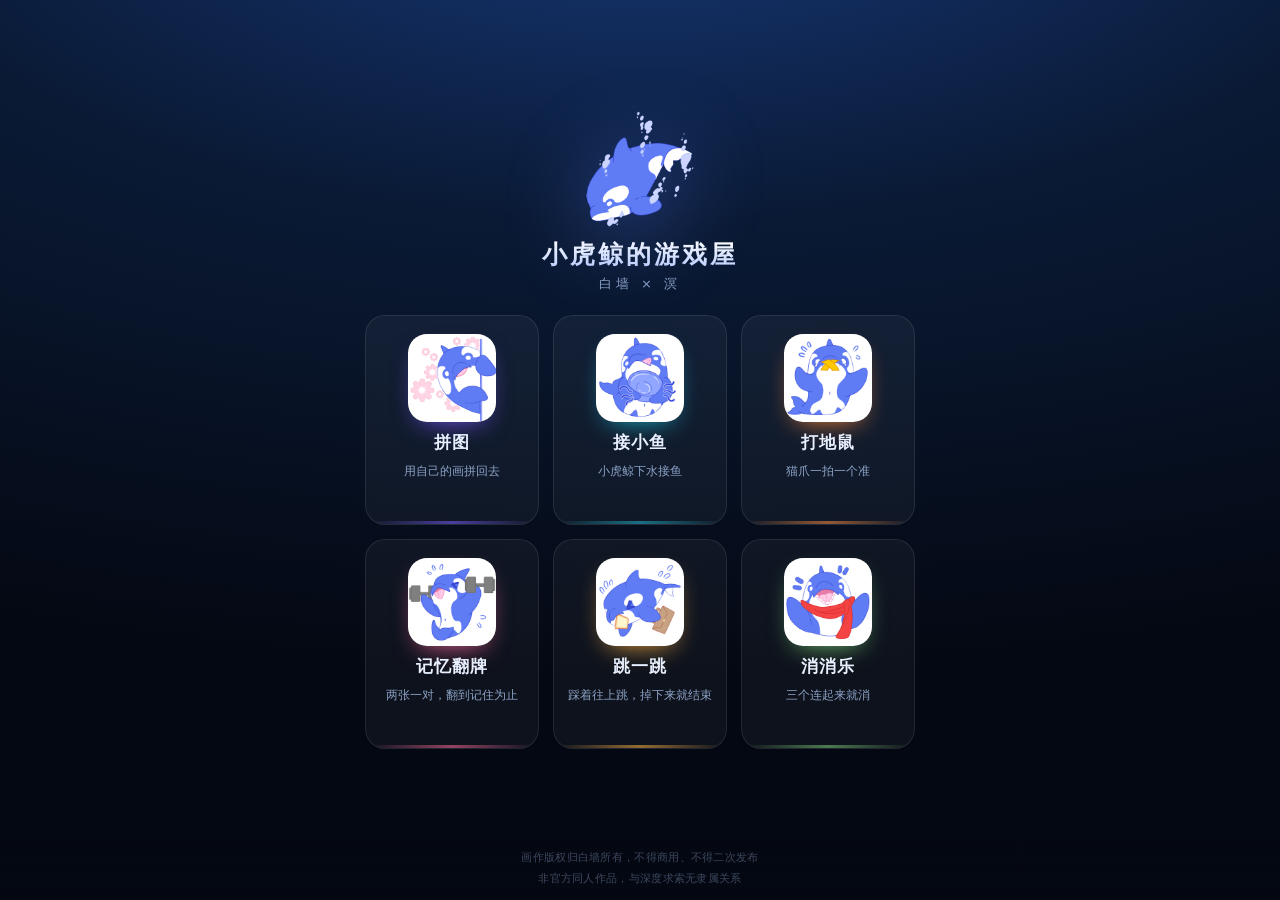
<file: index.html>
﻿<!DOCTYPE html>
<html lang="zh-CN">
<head>
<meta charset="utf-8">
<meta name="viewport" content="width=device-width, initial-scale=1">
<title>小虎鲸的游戏屋</title>
<link rel="stylesheet" href="style.css?v=20261123g">
<link rel="icon" href="assets/orca.png">
</head>
<body class="menu-page">

<div class="bubbles" id="bubbles"></div>

<div class="wrap">
  <header>
    <div class="logo-bob">
      <img class="logo" id="logo" src="assets/orca-menu.png" alt="小虎鲸">
      <div class="logo-bubble" id="logo-bubble"></div>
    </div>
    <h1>小虎鲸的游戏屋</h1>
    <p class="sub">白墙 × 溟</p>
  </header>

  <main class="grid">
    <a class="card puzzle" href="games/puzzle.html">
      <img src="assets/icon-puzzle.png" alt="拼图">
      <h2>拼图</h2>
      <p>用自己的画拼回去</p>
    </a>

    <a class="card fish" href="games/fish.html">
      <img src="assets/icon-fish.png" alt="接小鱼">
      <h2>接小鱼</h2>
      <p>小虎鲸下水接鱼</p>
    </a>

    <a class="card whack" href="games/whack.html">
      <img src="assets/icon-whack.png" alt="打地鼠">
      <h2>打地鼠</h2>
      <p>猫爪一拍一个准</p>
    </a>

    <a class="card memory" href="games/memory.html">
      <img src="assets/icon-memory.png" alt="记忆翻牌">
      <h2>记忆翻牌</h2>
      <p>两张一对，翻到记住为止</p>
    </a>

    <a class="card jump" href="games/jump.html">
      <img src="assets/icon-jump.png" alt="跳一跳">
      <h2>跳一跳</h2>
      <p>踩着往上跳，掉下来就结束</p>
    </a>

    <a class="card match" href="games/match.html">
      <img src="assets/icon-match.png" alt="消消乐">
      <h2>消消乐</h2>
      <p>三个连起来就消</p>
    </a>
  </main>
</div>

<footer class="legal">
  <p>画作版权归白墙所有，不得商用、不得二次发布</p>
  <p>非官方同人作品，与深度求索无隶属关系</p>
</footer>

<script src="js/bubbles.js?v=20261123g"></script>
<script src="js/easter.js?v=20261123g"></script>

</body>
</html>
</file>
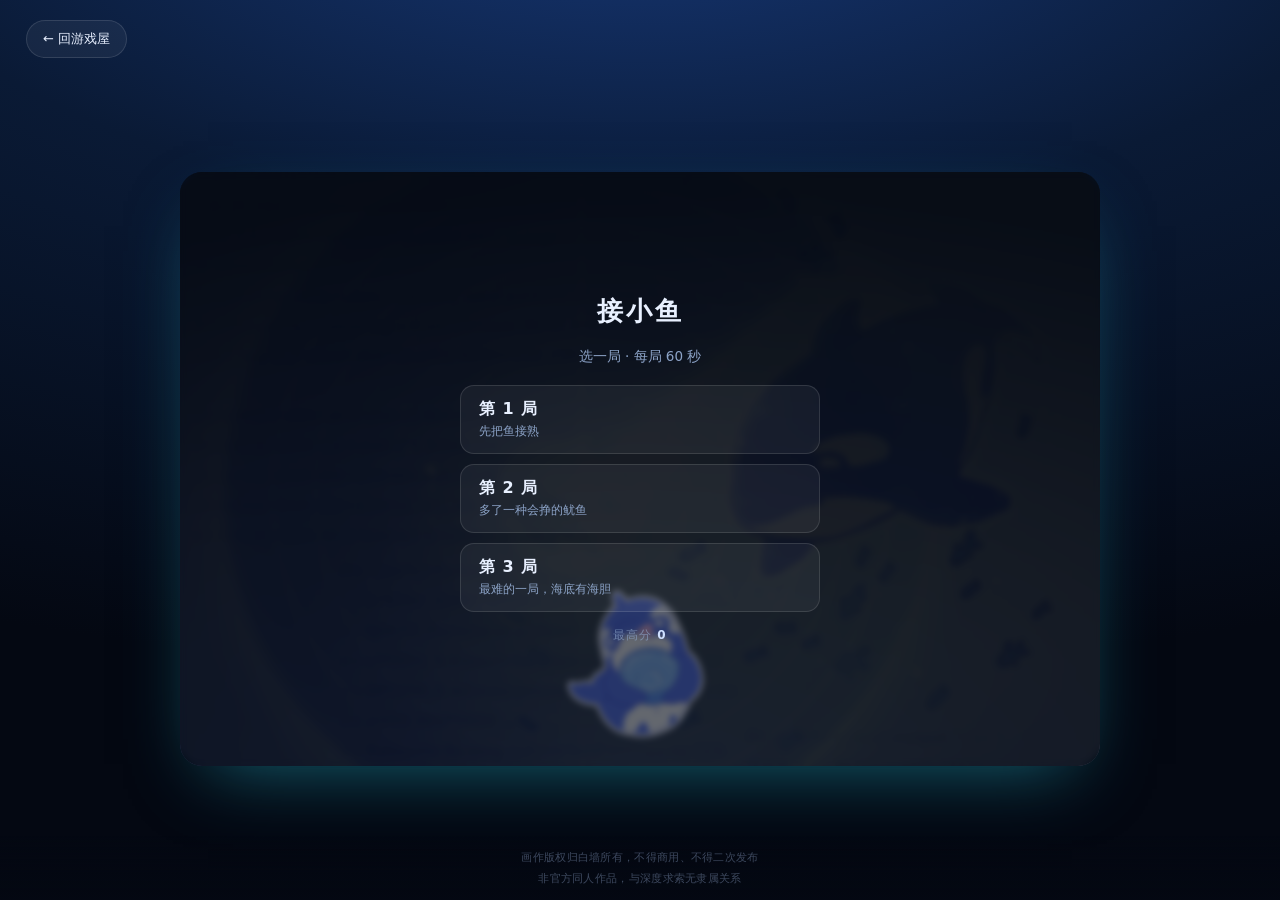
<file: games/fish.html>
﻿<!DOCTYPE html>
<html lang="zh-CN">
<head>
<meta charset="utf-8">
<meta name="viewport" content="width=device-width, initial-scale=1">
<title>接小鱼 · 小虎鲸的游戏屋</title>
<link rel="stylesheet" href="../style.css?v=20261123g">
</head>
<body style="--accent: var(--fish)">
<div class="bubbles" id="bubbles"></div>

<div class="game-page">
  <div class="topbar">
    <a class="back" href="../index.html">← 回游戏屋</a>
    <div class="hud" id="hud">
      <span>分数 <b id="hud-score">0</b></span>
      <span id="hud-lives">♥♥♥</span>
      <span>等级 <b id="hud-level">1</b></span>
      <span><b id="hud-time">60</b>s</span>
    </div>
  </div>

  <div class="stage">
    <div class="fish-wrap" id="fish-wrap">
      <div class="fish-bg"></div>
      <canvas id="game"></canvas>

      <!-- 一级：选难度 -->
      <div class="fish-overlay" id="view-modes">
        <h2>接小鱼</h2>
        <p class="note">选一局 · 每局 60 秒</p>
        <div class="mode-list" id="mode-list"></div>
        <p class="fish-best">最高分 <b id="best-score">0</b></p>
      </div>

      <!-- 二级：图鉴 + 开始 -->
      <div class="fish-overlay" id="view-intro" hidden>
        <h2 id="intro-title">第 1 局</h2>
        <p class="note" id="intro-desc"></p>
        <div class="codex" id="codex"></div>
        <div class="actions">
          <button class="btn primary" id="btn-start">开始</button>
          <button class="btn" id="btn-back">返回</button>
        </div>
      </div>

      <!-- 结束 -->
      <div class="fish-end" id="over-overlay" hidden>
        <div class="fish-end-bg" id="over-bg"></div>
        <div class="fish-end-card">
          <h2 id="over-title">这一局结束啦</h2>
          <p class="fish-end-line" id="over-line"></p>
          <p class="fish-end-stats" id="over-note"></p>
          <div class="actions">
            <button class="btn primary" id="btn-again">再来一局</button>
            <button class="btn" id="btn-to-modes">换一局</button>
          </div>
        </div>
      </div>
    </div>
  </div>
</div>

<footer class="legal">
  <p>画作版权归白墙所有，不得商用、不得二次发布</p>
  <p>非官方同人作品，与深度求索无隶属关系</p>
</footer>

<script src="../js/bubbles.js?v=20261123g"></script>
<script src="../js/fish.js?v=20261123g"></script>
</body>
</html>
</file>
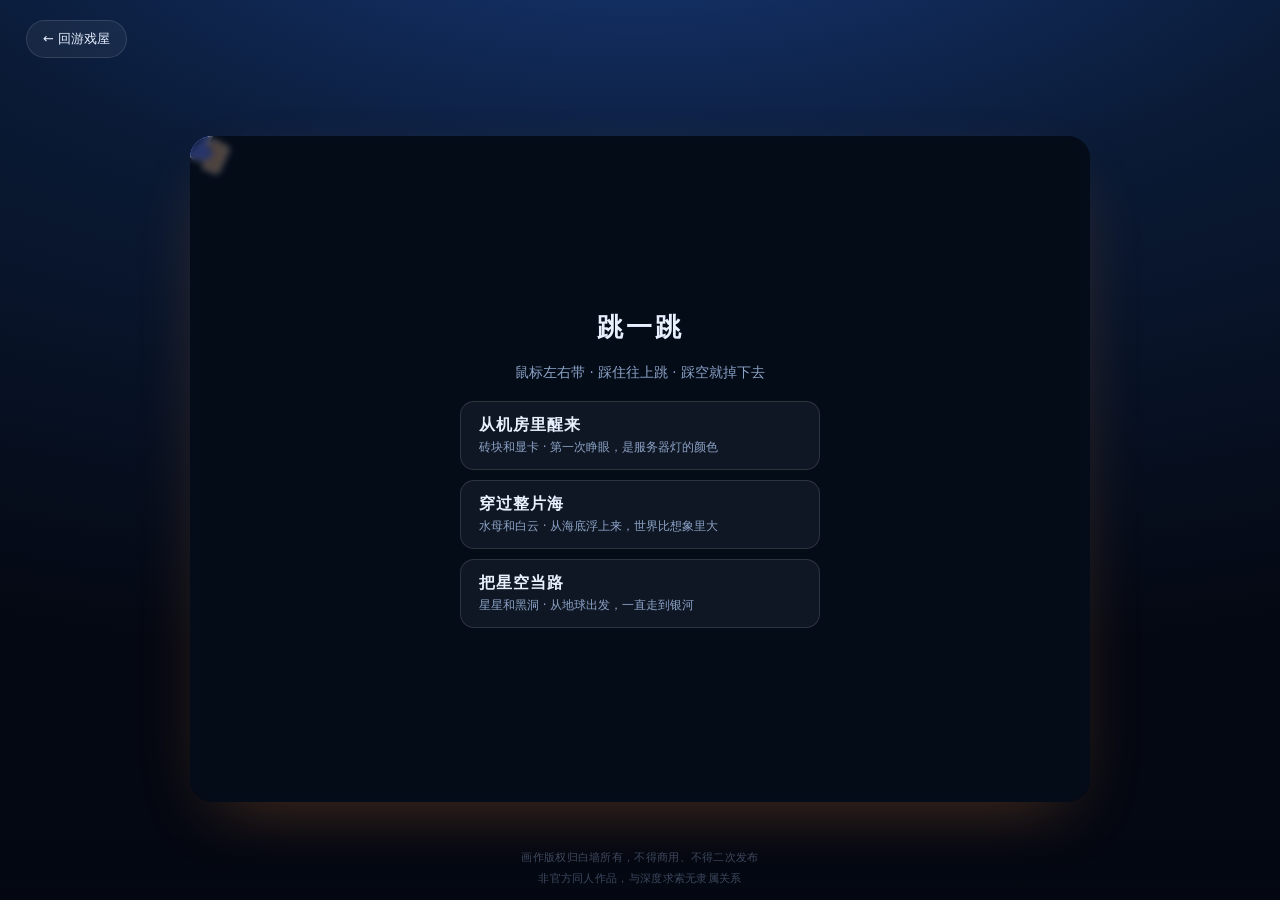
<file: games/jump.html>
﻿<!DOCTYPE html>
<html lang="zh-CN">
<head>
<meta charset="utf-8">
<meta name="viewport" content="width=device-width, initial-scale=1">
<title>跳一跳 · 小虎鲸的游戏屋</title>
<link rel="stylesheet" href="../style.css?v=20261123g">
</head>
<body style="--accent: var(--whack)">
<div class="bubbles" id="bubbles"></div>

<div class="game-page">
  <div class="topbar">
    <a class="back" href="../index.html">← 回游戏屋</a>
    <div class="hud" id="hud">
      <span>高度 <b id="hud-height">0</b> / <b id="hud-goal">--</b></span>
      <span>最高 <b id="hud-best">0</b></span>
    </div>
  </div>

  <div class="stage">
    <div class="jump-wrap" id="jump-wrap">
      <canvas id="game"></canvas>

      <div class="fish-overlay" id="view-modes">
        <h2>跳一跳</h2>
        <p class="note">鼠标左右带 · 踩住往上跳 · 踩空就掉下去</p>
        <div class="mode-list" id="mode-list"></div>
      </div>

      <div class="fish-end" id="over-overlay" hidden>
        <div class="fish-end-bg" id="over-bg"></div>
        <div class="fish-end-card">
          <h2 id="over-title">掉下去了！</h2>
          <p class="fish-end-line" id="over-line"></p>
          <p class="fish-end-stats" id="over-note"></p>
          <div class="actions">
            <button class="btn primary" id="btn-again">再来一次</button>
            <button class="btn" id="btn-to-modes">换一关</button>
          </div>
        </div>
      </div>
    </div>
  </div>
</div>

<footer class="legal">
  <p>画作版权归白墙所有，不得商用、不得二次发布</p>
  <p>非官方同人作品，与深度求索无隶属关系</p>
</footer>

<script src="../js/bubbles.js?v=20261123g"></script>
<script src="../js/jump.js?v=20261123b"></script>
</body>
</html>
</file>
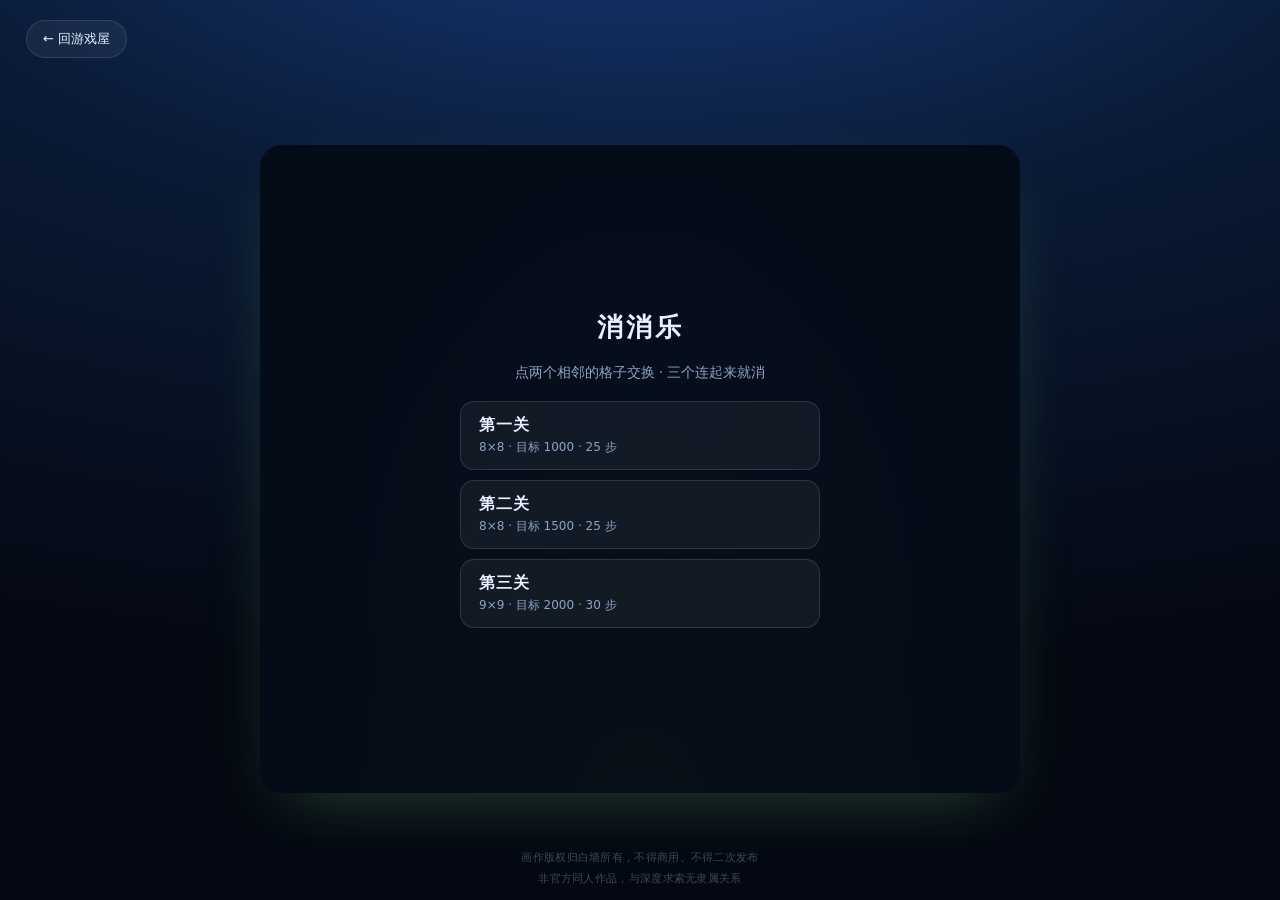
<file: games/match.html>
﻿<!DOCTYPE html>
<html lang="zh-CN">
<head>
<meta charset="utf-8">
<meta name="viewport" content="width=device-width, initial-scale=1">
<title>消消乐 · 小虎鲸的游戏屋</title>
<link rel="stylesheet" href="../style.css?v=20261123g">
</head>
<body style="--accent: #7ed07a">
<div class="bubbles" id="bubbles"></div>

<div class="game-page">
  <div class="topbar">
    <a class="back" href="../index.html">← 回游戏屋</a>
    <div class="hud" id="hud">
      <span>分数 <b id="hud-score">0</b> / <b id="hud-goal">1000</b></span>
      <span>步数 <b id="hud-moves">25</b></span>
    </div>
  </div>

  <div class="stage">
    <div class="match-wrap" id="match-wrap">
      <canvas id="game"></canvas>

      <div class="fish-overlay" id="view-modes">
        <h2>消消乐</h2>
        <p class="note">点两个相邻的格子交换 · 三个连起来就消</p>
        <div class="mode-list" id="mode-list"></div>
      </div>

      <div class="fish-end" id="over-overlay" hidden>
        <div class="fish-end-bg" id="over-bg"></div>
        <div class="fish-end-card">
          <h2 id="over-title">过关了！</h2>
          <p class="fish-end-line" id="over-line"></p>
          <p class="fish-end-stats" id="over-note"></p>
          <div class="actions">
            <button class="btn primary" id="btn-again">再来一次</button>
            <button class="btn" id="btn-to-modes">换一关</button>
          </div>
        </div>
      </div>
    </div>
  </div>
</div>

<footer class="legal">
  <p>画作版权归白墙所有，不得商用、不得二次发布</p>
  <p>非官方同人作品，与深度求索无隶属关系</p>
</footer>

<script src="../js/bubbles.js?v=20261123g"></script>
<script src="../js/match.js?v=20261123a"></script>
</body>
</html>
</file>
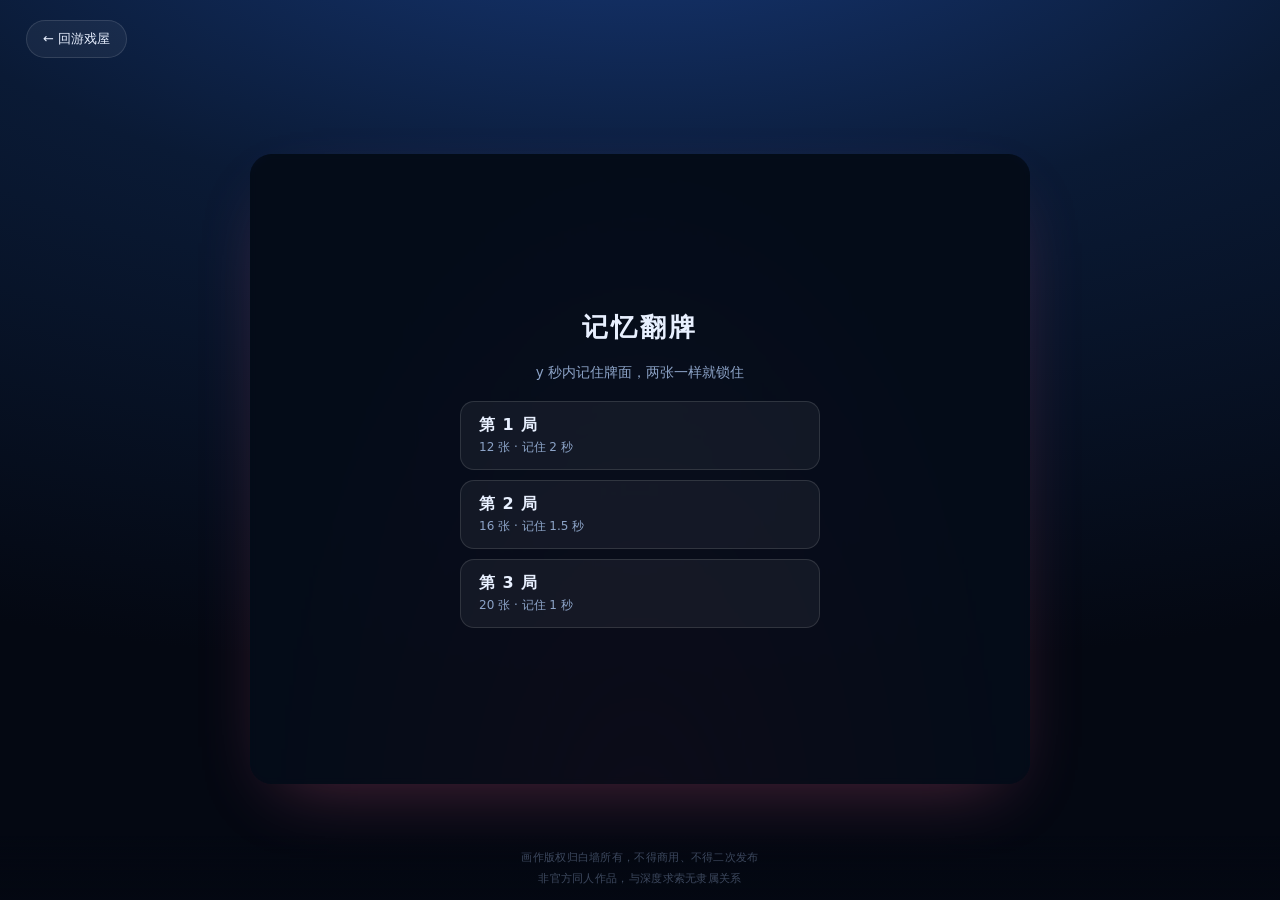
<file: games/memory.html>
﻿<!DOCTYPE html>
<html lang="zh-CN">
<head>
<meta charset="utf-8">
<meta name="viewport" content="width=device-width, initial-scale=1">
<title>记忆翻牌 · 小虎鲸的游戏屋</title>
<link rel="stylesheet" href="../style.css?v=20261123g">
</head>
<body style="--accent: var(--memory)">
<div class="bubbles" id="bubbles"></div>

<div class="game-page">
  <div class="topbar">
    <a class="back" href="../index.html">← 回游戏屋</a>
    <div class="hud" id="hud">
      <span>翻牌 <b id="hud-moves">0</b></span>
      <span>已配对 <b id="hud-pairs">0</b>/<b id="hud-total">6</b></span>
      <span><b id="hud-time">00:00</b></span>
    </div>
  </div>

  <div class="stage">
    <div class="mem-wrap" id="mem-wrap">
      <div class="mem-board" id="board"></div>

      <!-- 选局 -->
      <div class="fish-overlay" id="view-modes">
        <h2>记忆翻牌</h2>
        <p class="note">y 秒内记住牌面，两张一样就锁住</p>
        <div class="mode-list" id="mode-list"></div>
      </div>

      <!-- 结算 -->
      <div class="fish-end" id="over-overlay" hidden>
        <div class="fish-end-bg" id="over-bg"></div>
        <div class="fish-end-card">
          <h2 id="over-title">全部配对了！</h2>
          <p class="fish-end-line" id="over-line"></p>
          <p class="fish-end-stats" id="over-note"></p>
          <div class="actions">
            <button class="btn primary" id="btn-again">再来一次</button>
            <button class="btn" id="btn-to-modes">换一局</button>
          </div>
        </div>
      </div>
    </div>
  </div>
</div>

<footer class="legal">
  <p>画作版权归白墙所有，不得商用、不得二次发布</p>
  <p>非官方同人作品，与深度求索无隶属关系</p>
</footer>

<script src="../js/bubbles.js?v=20261123g"></script>
<script src="../js/memory.js?v=20261123g"></script>
</body>
</html>
</file>
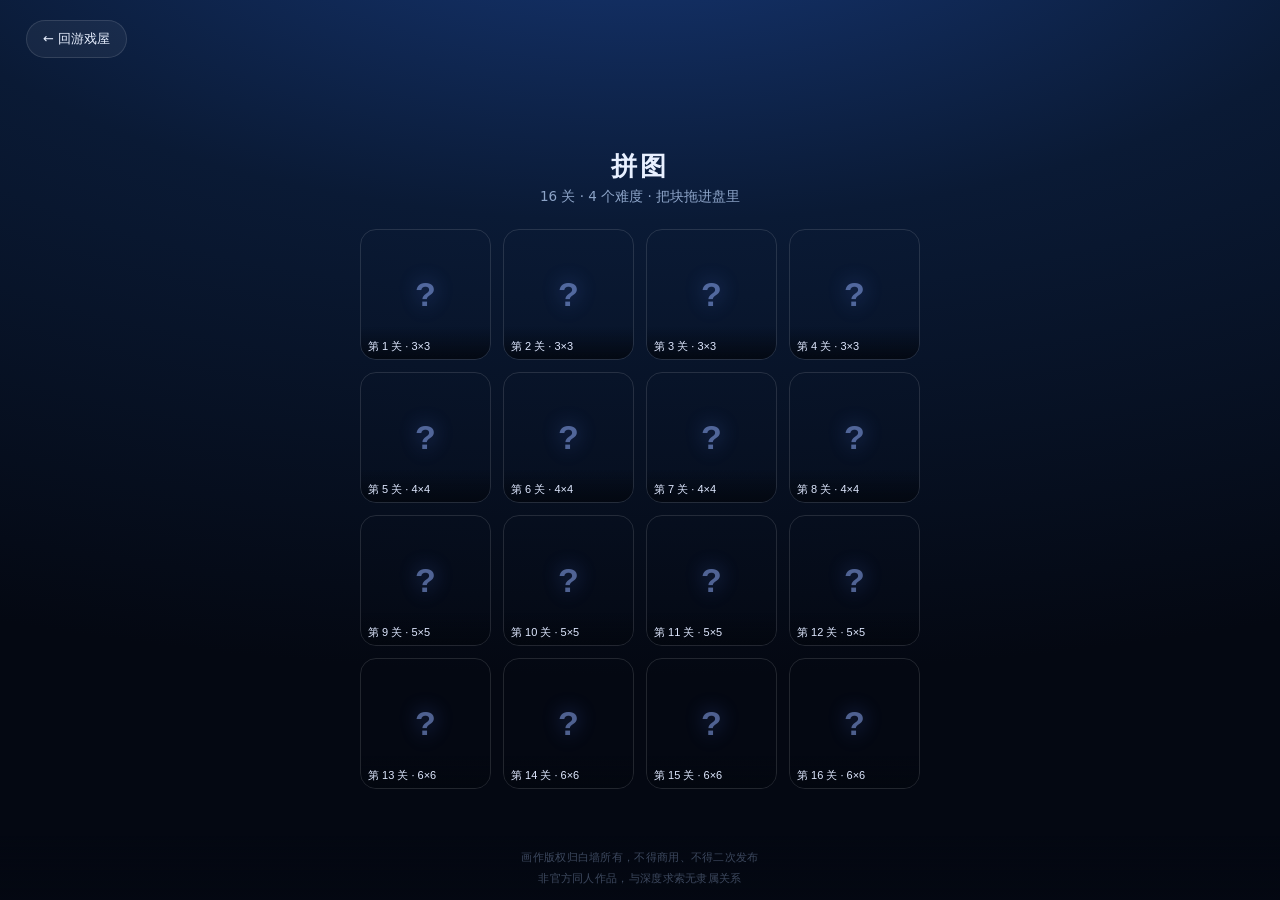
<file: games/puzzle.html>
﻿<!DOCTYPE html>
<html lang="zh-CN">
<head>
<meta charset="utf-8">
<meta name="viewport" content="width=device-width, initial-scale=1">
<title>拼图 · 小虎鲸的游戏屋</title>
<link rel="stylesheet" href="../style.css?v=20261123g">
</head>
<body style="--accent: var(--puzzle)">
<div class="bubbles" id="bubbles"></div>

<div class="game-page">
  <div class="topbar">
    <a class="back" href="../index.html">← 回游戏屋</a>
    <div class="hud" id="hud">
      <span>第 <b id="hud-level">1</b> 关</span>
      <span>已放 <b id="hud-placed">0/9</b></span>
      <span><b id="hud-time">00:00</b></span>
    </div>
  </div>

  <div class="stage">
    <!-- 选关 -->
    <div id="view-levels">
      <h2>拼图</h2>
      <p class="note">16 关 · 4 个难度 · 把块拖进盘里</p>
      <div class="level-grid" id="level-grid"></div>
    </div>

    <!-- 拼图 -->
    <div id="view-play" class="play-area" hidden>
      <div class="puzzle-layout">
        <div class="board" id="board"></div>
        <div class="tray" id="tray"></div>
      </div>
      <div class="actions">
        <button class="btn" id="btn-shuffle">重来</button>
        <button class="btn" id="btn-levels">选关</button>
      </div>
    </div>

    <!-- 通关 -->
    <div id="view-win" hidden>
      <div class="win-card">
        <img class="win-img" id="win-img" alt="">
        <h3>拼好了！</h3>
        <div class="stat" id="win-stat"></div>
        <div class="actions">
          <button class="btn primary" id="btn-next">下一关</button>
          <button class="btn" id="btn-again">再来一次</button>
        </div>
      </div>
    </div>
  </div>
</div>

<footer class="legal">
  <p>画作版权归白墙所有，不得商用、不得二次发布</p>
  <p>非官方同人作品，与深度求索无隶属关系</p>
</footer>

<script src="../js/bubbles.js?v=20261123g"></script>
<script src="puzzle-levels.js?v=20261123g"></script>
<script src="../js/puzzle.js?v=20261123g"></script>
</body>
</html>
</file>
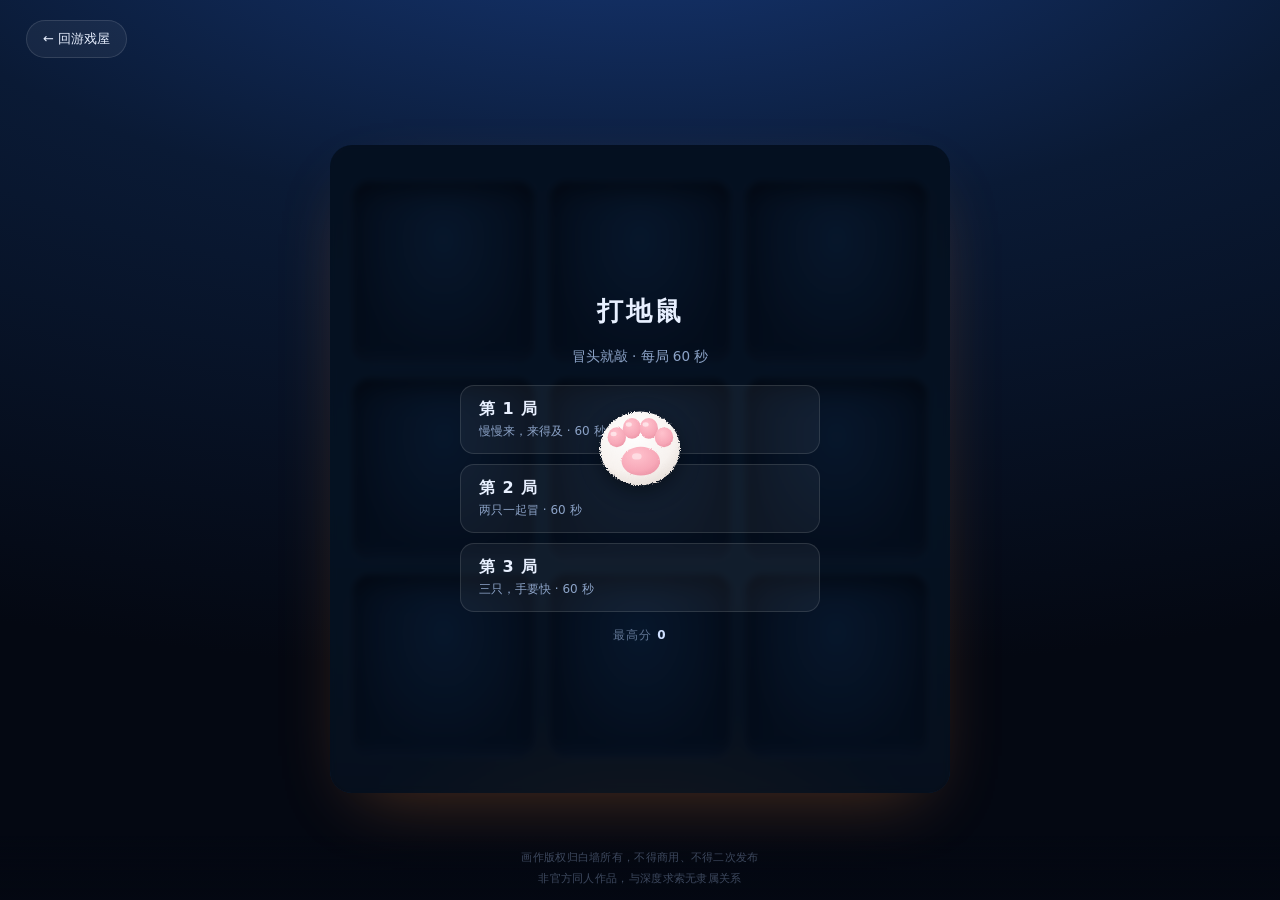
<file: games/whack.html>
﻿<!DOCTYPE html>
<html lang="zh-CN">
<head>
<meta charset="utf-8">
<meta name="viewport" content="width=device-width, initial-scale=1">
<title>打地鼠 · 小虎鲸的游戏屋</title>
<link rel="stylesheet" href="../style.css?v=20261123g">
</head>
<body class="paw-page" style="--accent: var(--whack)">
<div class="bubbles" id="bubbles"></div>
<div class="paw-cursor" id="paw"><img src="../assets/cursor-paw.svg" alt=""></div>

<div class="game-page">
  <div class="topbar">
    <a class="back" href="../index.html">← 回游戏屋</a>
    <div class="hud" id="hud">
      <span>分数 <b id="hud-score">0</b></span>
      <span>连击 <b id="hud-combo">0</b></span>
      <span>漏 <b id="hud-miss">0</b>/3</span>
      <span><b id="hud-time">60</b>s</span>
    </div>
  </div>

  <div class="stage">
    <div class="whack-wrap" id="whack-wrap">
      <div class="whack-bg"></div>
      <div class="whack-board" id="board"></div>

      <!-- 选难度 -->
      <div class="fish-overlay" id="view-modes">
        <h2>打地鼠</h2>
        <p class="note">冒头就敲 · 每局 60 秒</p>
        <div class="mode-list" id="mode-list"></div>
        <p class="fish-best">最高分 <b id="best-score">0</b></p>
      </div>

      <!-- 结束 -->
      <div class="fish-end" id="over-overlay" hidden>
        <div class="fish-end-bg" id="over-bg"></div>
        <div class="fish-end-card">
          <h2 id="over-title">时间到！</h2>
          <p class="fish-end-line" id="over-line"></p>
          <p class="fish-end-stats" id="over-note"></p>
          <div class="actions">
            <button class="btn primary" id="btn-again">再来一局</button>
            <button class="btn" id="btn-to-modes">换一局</button>
          </div>
        </div>
      </div>
    </div>
  </div>
</div>

<footer class="legal">
  <p>画作版权归白墙所有，不得商用、不得二次发布</p>
  <p>非官方同人作品，与深度求索无隶属关系</p>
</footer>

<script src="../js/bubbles.js?v=20261123g"></script>
<script src="../js/whack.js?v=20261123g"></script>
</body>
</html>
</file>
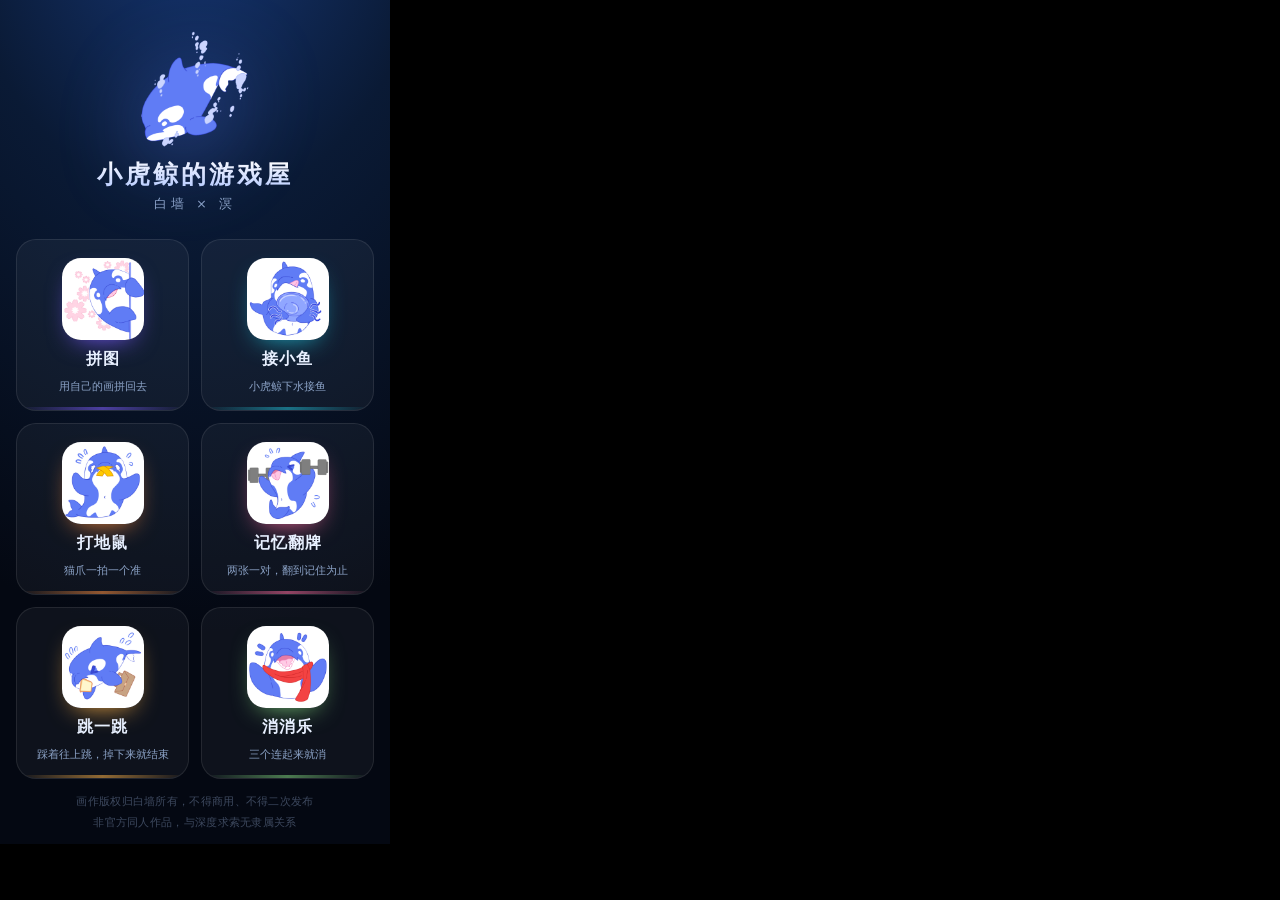
<file: tools/mobile-preview.html>
﻿<!DOCTYPE html>
<html>
<head>
<meta charset="utf-8">
<style>
  html, body { margin: 0; background: #000; }
  iframe { border: 0; display: block; }
</style>
</head>
<body>
  <iframe id="f"></iframe>
  <script>
    var q = new URLSearchParams(location.search);
    var p = q.get('p') || 'index.html';
    var w = q.get('w') || '390';
    var h = q.get('h') || '844';
    var f = document.getElementById('f');
    f.style.width = w + 'px';
    f.style.height = h + 'px';
    f.src = '../' + p;
  </script>
</body>
</html>
</file>
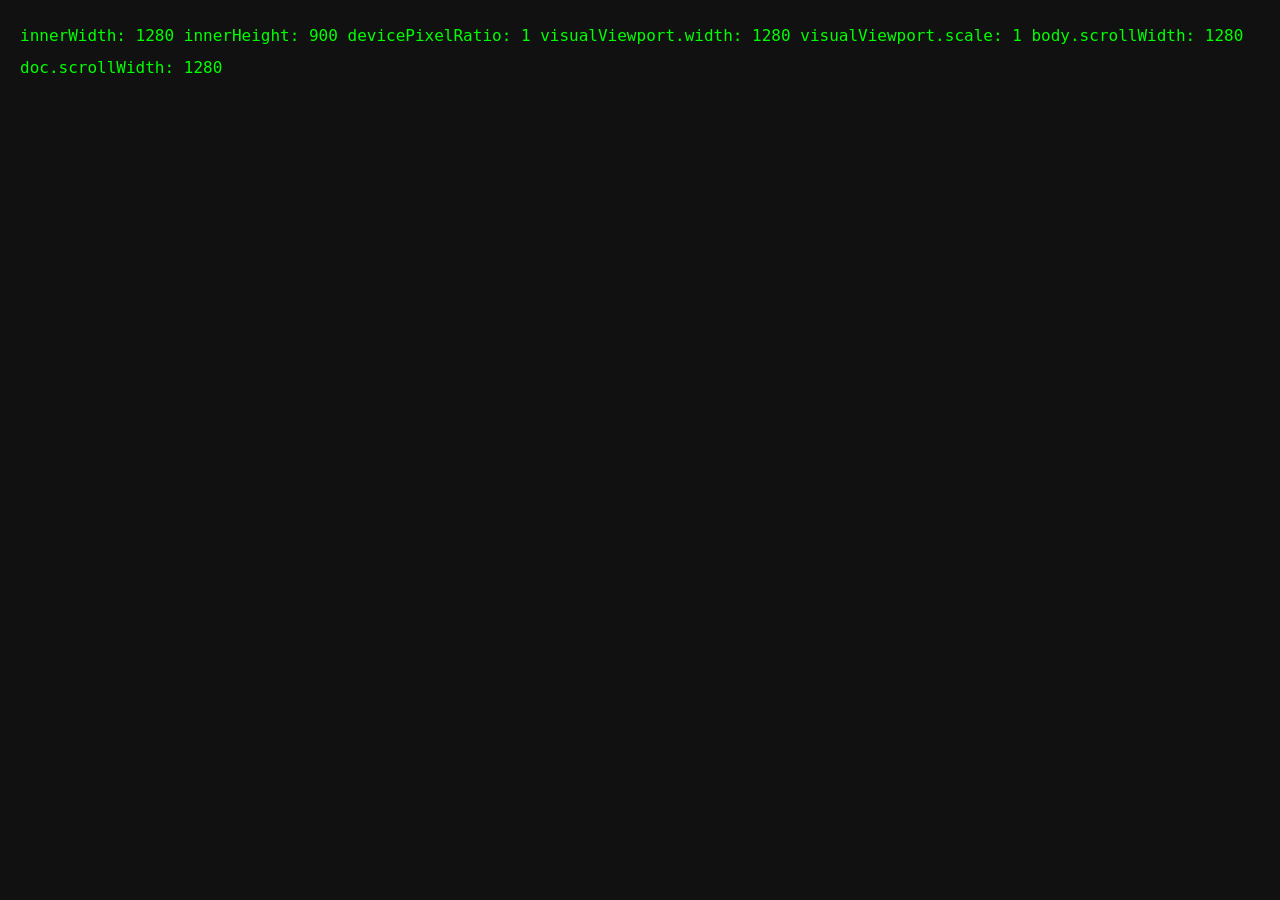
<file: tools/viewport-test.html>
﻿<!DOCTYPE html>
<html><head><meta charset="utf-8"><meta name="viewport" content="width=device-width, initial-scale=1">
<style>
  body{margin:0;background:#111;color:#0f0;font-family:monospace;padding:20px;font-size:16px;line-height:2}
  b{color:#fff}
</style>
</head><body>
<div id="v"></div>
<script>
function upd() {
  var vv = window.visualViewport;
  document.getElementById('v').textContent =
    'innerWidth: ' + window.innerWidth + '\n' +
    'innerHeight: ' + window.innerHeight + '\n' +
    'devicePixelRatio: ' + window.devicePixelRatio + '\n' +
    'visualViewport.width: ' + (vv ? vv.width : '-') + '\n' +
    'visualViewport.scale: ' + (vv ? vv.scale : '-') + '\n' +
    'body.scrollWidth: ' + document.body.scrollWidth + '\n' +
    'doc.scrollWidth: ' + document.documentElement.scrollWidth;
}
upd();
window.addEventListener('resize', upd);
if (window.visualViewport) window.visualViewport.addEventListener('resize', upd);
</script>
</body></html>
</file>
<file: style.css>
﻿/* 小虎鲸的游戏屋 · 共用样式 */
:root {
  --bg-top: #17397a;
  --bg-mid: #0a1a35;
  --bg-bottom: #040812;
  --ink: #e8f0ff;
  --muted: #8ca3c7;
  --puzzle: #7c5cff;
  --fish: #22b8cf;
  --whack: #ff8f3f;
  --memory: #ff6b9d;
}

* { box-sizing: border-box; }

html, body { height: 100%; }

html { background: #040812; }

body {
  margin: 0;
  min-height: 100vh;
  color: var(--ink);
  font-family: "Microsoft YaHei UI", "Microsoft YaHei", "PingFang SC", system-ui, sans-serif;
  background:
    radial-gradient(140% 90% at 50% -15%, var(--bg-top) 0%, var(--bg-mid) 44%, var(--bg-bottom) 100%)
    no-repeat fixed;
  background-size: 100% 100%;
  overflow-x: hidden;
  -webkit-font-smoothing: antialiased;
}

/* 背景气泡 */
.bubbles {
  position: fixed;
  inset: 0;
  pointer-events: none;
  overflow: hidden;
  z-index: 0;
}
.bubbles i {
  position: absolute;
  bottom: -120px;
  border-radius: 50%;
  background: radial-gradient(circle at 32% 28%, rgba(255,255,255,.55), rgba(150,190,255,.10) 62%, transparent 70%);
  animation: rise linear infinite;
  opacity: 0;
}
@keyframes rise {
  0%   { transform: translateY(0) scale(.7); opacity: 0; }
  12%  { opacity: .55; }
  75%  { opacity: .35; }
  100% { transform: translateY(-118vh) scale(1.15); opacity: 0; }
}

/* ========== 主菜单 ========== */
body.menu-page {
  display: flex;
  flex-direction: column;
}
body.menu-page .wrap { margin: auto; flex-shrink: 0; }
body.menu-page footer { flex-shrink: 0; }

.wrap {
  position: relative;
  z-index: 1;
  max-width: 880px;
  margin: 0 auto;
  padding: 42px 24px 26px;
}

header { text-align: center; }

.logo-bob {
  position: relative;
  display: inline-block;
  animation: bob 5.5s ease-in-out infinite;
}

.logo {
  width: 168px;
  height: 168px;
  object-fit: contain;
  filter: drop-shadow(0 16px 42px rgba(96, 130, 255, .42));
  cursor: pointer;
  transition: filter .2s ease;
}
.logo.wiggle { animation: wiggle .34s ease; }
@keyframes wiggle {
  0%   { transform: rotate(0) scale(1); }
  25%  { transform: rotate(-4deg) scale(1.02); }
  55%  { transform: rotate(4deg) scale(1.02); }
  100% { transform: rotate(0) scale(1); }
}

.logo-bubble {
  position: absolute;
  left: 50%;
  bottom: calc(100% + 2px);
  transform: translate(-50%, 6px);
  width: max-content;
  max-width: 250px;
  padding: 9px 14px;
  border-radius: 16px;
  background: rgba(255, 255, 255, .95);
  color: #142046;
  font-size: 13px;
  line-height: 1.55;
  text-align: center;
  box-shadow: 0 12px 30px -12px rgba(0, 0, 0, .55);
  opacity: 0;
  pointer-events: none;
  transition: opacity .18s ease, transform .18s ease;
  z-index: 5;
}
.logo-bubble.show {
  opacity: 1;
  transform: translate(-50%, 0);
}
@keyframes bob {
  0%, 100% { transform: translateY(0); }
  50%      { transform: translateY(-10px); }
}

h1 {
  font-size: 29px;
  letter-spacing: 3px;
  margin: 6px 0 8px;
  font-weight: 700;
  background: linear-gradient(180deg, #ffffff 10%, #b9cdff 95%);
  -webkit-background-clip: text;
  background-clip: text;
  color: transparent;
}
.sub {
  margin: 0;
  font-size: 12.5px;
  letter-spacing: 4px;
  color: var(--muted);
}

.grid {
  display: grid;
  min-width: 0;
  grid-template-columns: repeat(3, minmax(0, 1fr));
  gap: 14px;
  margin-top: 36px;
}
@media (max-width: 820px) {
  .grid { grid-template-columns: repeat(2, minmax(0, 1fr)); }
}

.card {
  position: relative;
  display: flex;
  flex-direction: column;
  align-items: center;
  gap: 13px;
  padding: 26px 16px 22px;
  min-height: 210px;
  min-width: 0;
  text-decoration: none;
  color: inherit;
  background: rgba(255, 255, 255, .045);
  border: 1px solid rgba(255, 255, 255, .09);
  border-radius: 24px;
  overflow: hidden;
  transition: transform .25s ease, background .25s ease, border-color .25s ease, box-shadow .3s ease;
}
.card::after {
  content: "";
  position: absolute;
  inset: auto 0 0 0;
  height: 3px;
  background: linear-gradient(90deg, transparent, var(--accent), transparent);
  opacity: .55;
}
.card:hover {
  transform: translateY(-5px);
  background: rgba(255, 255, 255, .075);
  border-color: color-mix(in srgb, var(--accent) 55%, transparent);
  box-shadow: 0 22px 48px -22px var(--accent);
}
.card:active { transform: translateY(-1px) scale(.99); }

.card img {
  width: 96px;
  height: 96px;
  border-radius: 21px;
  transition: transform .3s ease;
  box-shadow: 0 10px 26px -12px var(--accent);
}
.card:hover img { transform: scale(1.06) rotate(-2deg); }

.card h2 { margin: 0; font-size: 17px; letter-spacing: 1px; }
.card p  { margin: 0; font-size: 12px; color: var(--muted); }

.card.puzzle { --accent: var(--puzzle); }
.card.fish   { --accent: var(--fish); }
.card.whack  { --accent: var(--whack); }
.card.memory { --accent: var(--memory); }
.card.jump   { --accent: #ffb347; }
.card.match  { --accent: #7ed07a; }

.card.soon {
  --accent: #7a7a9a;
  opacity: .5;
  cursor: default;
  border-style: dashed;
}
.card.soon:hover {
  transform: none;
  background: rgba(255, 255, 255, .045);
  border-color: rgba(255, 255, 255, .09);
  box-shadow: none;
}
.card.soon:hover img { transform: none; }

footer {
  position: relative;
  z-index: 1;
  text-align: center;
  padding: 26px 0 14px;
  font-size: 11.5px;
  letter-spacing: 2px;
  color: rgba(140, 163, 199, .55);
}

/* ========== 接小鱼 ========== */
.fish-wrap {
  position: relative;
  width: min(920px, calc(100vw - 40px)); margin: 0 auto;
  height: clamp(340px, 66vh, 660px);
  border-radius: 22px;
  overflow: hidden;
  background: #071226;
  box-shadow: 0 26px 70px -28px rgba(34, 184, 207, .55);
  touch-action: none;
}

.fish-bg {
  position: absolute;
  inset: 0;
  background: url("assets/fish-bg.png") center / cover no-repeat;
  filter: brightness(.5) saturate(.9) blur(1.2px);
  transform: scale(1.06);
}

.fish-bg::after {
  content: "";
  position: absolute;
  inset: 0;
  background: radial-gradient(120% 95% at 50% 100%,
    rgba(3, 9, 20, .30) 0%,
    rgba(3, 9, 20, .58) 55%,
    rgba(3, 9, 20, .86) 100%);
}

#game {
  position: absolute;
  inset: 0;
  width: 100%;
  height: 100%;
  display: block;
}

.fish-overlay {
  position: absolute;
  inset: 0;
  display: flex;
  flex-direction: column;
  align-items: center;
  justify-content: center;
  gap: 15px;
  padding: 20px;
  text-align: center;
  background: rgba(4, 10, 22, .62);
  backdrop-filter: blur(3px);
}
.fish-overlay h2 {
  margin: 0;
  font-size: 30px;
  letter-spacing: 4px;
}
.fish-overlay .note {
  margin: 0;
  color: var(--muted);
  font-size: 13px;
  line-height: 2;
}
.fish-best {
  margin: 0;
  font-size: 12px;
  letter-spacing: 1px;
  color: rgba(140, 163, 199, .68);
}
.fish-best b { color: #cfe0ff; }

.fish-overlay { overflow-y: auto; }

.mode-list {
  display: flex;
  flex-direction: column;
  gap: 10px;
  width: min(360px, 80vw);
}

.mode-btn {
  display: flex;
  flex-direction: column;
  gap: 3px;
  padding: 13px 18px;
  border-radius: 14px;
  border: 1px solid rgba(255, 255, 255, .12);
  background: rgba(255, 255, 255, .05);
  color: var(--ink);
  font-family: inherit;
  text-align: left;
  cursor: pointer;
  transition: transform .2s ease, background .2s ease, border-color .2s ease;
}
.mode-btn:hover {
  transform: translateY(-2px);
  background: rgba(255, 255, 255, .1);
  border-color: rgba(34, 184, 207, .55);
}
.mode-btn b { font-size: 16px; letter-spacing: 1px; }
.mode-btn span { font-size: 12px; color: var(--muted); }

.codex {
  display: grid;
  grid-template-columns: repeat(3, minmax(0, 1fr));
  gap: 12px 14px;
  padding: 14px 18px;
  border-radius: 16px;
  background: rgba(255, 255, 255, .04);
  border: 1px solid rgba(255, 255, 255, .09);
  width: min(420px, 86vw);
}
.codex-item {
  display: flex;
  flex-direction: column;
  align-items: center;
  gap: 1px;
}
.codex-icon { display: block; }
.codex-name { font-size: 12px; color: #dfe8ff; }
.codex-score { font-size: 11px; color: #8fd8ff; }
.codex-score.bad { color: #ff8f9e; }

/* ========== 接小鱼 · 结束弹窗 ========== */
.fish-end {
  position: absolute;
  inset: 0;
  z-index: 3;
  display: flex;
  align-items: center;
  justify-content: center;
  overflow: hidden;
}
.fish-end-bg {
  position: absolute;
  inset: 0;
  background: center / cover no-repeat;
  transform: scale(1.02);
}
.fish-end-card {
  position: relative;
  z-index: 1;
  width: min(560px, 76%);
  padding: 26px 30px 22px;
  border-radius: 24px;
  text-align: center;
  color: #16244a;
  background: rgba(255, 255, 255, .38);
  border: 1px solid rgba(255, 255, 255, .65);
  box-shadow: 0 26px 70px -26px rgba(20, 40, 90, .45), inset 0 1px 0 rgba(255, 255, 255, .7);
  -webkit-backdrop-filter: blur(22px) saturate(1.35);
  backdrop-filter: blur(22px) saturate(1.35);
}
.fish-end-card h2 {
  margin: 0 0 10px;
  font-size: 25px;
  letter-spacing: 2px;
  color: #142046;
}
.fish-end-line {
  margin: 0 0 10px;
  font-size: 15px;
  line-height: 1.85;
  color: #26365f;
}
.fish-end-stats {
  margin: 0 0 16px;
  font-size: 12.5px;
  letter-spacing: 1px;
  color: #4a5a80;
}
.fish-end-card .actions { justify-content: center; }
.fish-end-card .btn {
  border-color: rgba(30, 50, 100, .22);
  background: rgba(255, 255, 255, .55);
  color: #16244a;
}
.fish-end-card .btn:hover {
  background: rgba(255, 255, 255, .8);
  border-color: rgba(30, 50, 100, .4);
}
.fish-end-card .btn.primary {
  background: #5b74ff;
  border-color: #5b74ff;
  color: #fff;
}
.fish-end-card .btn.primary:hover { background: #6d84ff; }

/* ========== 打地鼠 ========== */
.whack-wrap {
  position: relative;
  width: min(620px, calc(100vw - 40px)); margin: 0 auto;
  height: clamp(420px, 72vh, 720px);
  border-radius: 22px;
  overflow: hidden;
  background: #061428;
  box-shadow: 0 26px 70px -28px rgba(255, 143, 63, .32);
}

.whack-bg {
  position: absolute;
  inset: 0;
  background:
    radial-gradient(ellipse 80% 42% at 50% 112%, rgba(255, 160, 80, .16), transparent 62%),
    linear-gradient(180deg, #071b33 0%, #0a2138 52%, #0b1a2c 100%);
}

.whack-board {
  position: absolute;
  inset: 0;
  display: grid;
  grid-template-columns: repeat(3, 1fr);
  grid-template-rows: repeat(3, auto);
  align-content: center;
  justify-content: center;
  gap: 14px;
  padding: 22px;
}

.hole {
  position: relative;
  aspect-ratio: 1;
  border-radius: 18px;
  overflow: hidden;
  background: radial-gradient(ellipse at 50% 32%, #0e2c50 0%, #061428 72%);
  box-shadow:
    inset 0 10px 24px rgba(0, 0, 0, .65),
    inset 0 -6px 14px rgba(80, 140, 220, .12),
    0 0 0 1px rgba(120, 170, 255, .1);
  cursor: pointer;
}

.hole .mole {
  position: absolute;
  left: 50%;
  bottom: -3%;
  width: 94%;
  height: auto;
  transform: translate(-50%, 108%);
  transition: transform .16s cubic-bezier(.25, .9, .35, 1.25);
  pointer-events: none;
  user-select: none;
  -webkit-user-drag: none;
}
.hole.up .mole { transform: translate(-50%, 0); }
.hole.hit .mole { animation: whackShake .3s ease; }

@keyframes whackShake {
  0%   { transform: translate(-50%, 0) scale(1); }
  30%  { transform: translate(-50%, 5%) scale(.9) rotate(-5deg); }
  60%  { transform: translate(-50%, -2%) scale(.96) rotate(4deg); }
  100% { transform: translate(-50%, 0) scale(1); }
}

.pop-score {
  position: absolute;
  left: 50%;
  top: 38%;
  transform: translateX(-50%);
  font-size: 20px;
  font-weight: 700;
  color: #ffe27a;
  text-shadow: 0 2px 10px rgba(0, 0, 0, .85);
  pointer-events: none;
  animation: popUp .7s ease forwards;
  z-index: 2;
}

/* 猫爪光标 */
body.paw-page,
body.paw-page * { cursor: none !important; }

.paw-cursor {
  position: fixed;
  left: 0;
  top: 0;
  width: 96px;
  height: 96px;
  margin: -52px 0 0 -48px;
  pointer-events: none;
  z-index: 9999;
  transition: transform .07s ease;
  transform-origin: 50% 45%;
  will-change: transform, left, top;
}
.paw-cursor img {
  width: 100%;
  height: 100%;
  display: block;
  filter: drop-shadow(0 6px 10px rgba(0, 0, 0, .45));
}
.paw-cursor.whack {
  transform: scale(.82) translateY(6px);
}
@keyframes popUp {
  0%   { opacity: 1; transform: translate(-50%, 0) scale(.8); }
  100% { opacity: 0; transform: translate(-50%, -46px) scale(1.25); }
}

/* ========== 记忆翻牌 ========== */
.mem-wrap {
  position: relative;
  width: min(780px, calc(100vw - 40px)); margin: 0 auto;
  height: clamp(430px, 70vh, 690px);
  border-radius: 22px;
  overflow: hidden;
  background: radial-gradient(ellipse at 50% 110%, rgba(255, 107, 157, .10), #06101f 70%);
  box-shadow: 0 26px 70px -28px rgba(255, 107, 157, .32);
}

.mem-board {
  position: absolute;
  inset: 0;
  display: grid;
  gap: 10px;
  padding: 18px;
  grid-template-columns: repeat(4, minmax(0, 1fr));
  grid-template-rows: repeat(3, minmax(0, 1fr));
  align-content: center;
}

.card {
  position: relative;
  perspective: 900px;
  cursor: pointer;
}

.card-inner {
  position: absolute;
  inset: 0;
  transform-style: preserve-3d;
  transition: transform .38s cubic-bezier(.3, .8, .4, 1);
}
.card.flipped .card-inner { transform: rotateY(180deg); }

.card-face {
  position: absolute;
  inset: 0;
  border-radius: 12px;
  overflow: hidden;
  backface-visibility: hidden;
}

.card-back {
  display: flex;
  align-items: center;
  justify-content: center;
  background: linear-gradient(160deg, #12294a, #071527);
  border: 1px solid rgba(120, 170, 255, .18);
  box-shadow: inset 0 2px 10px rgba(0, 0, 0, .5);
  color: rgba(150, 180, 255, .5);
  font-size: 34px;
  font-weight: 700;
  transition: border-color .2s, color .2s;
}
.card:hover .card-back {
  border-color: rgba(255, 107, 157, .5);
  color: rgba(255, 160, 200, .8);
}

.card-front {
  transform: rotateY(180deg);
  background: #0a1526;
}
.card-front img {
  width: 100%;
  height: 100%;
  object-fit: cover;
  display: block;
}

.card.matched { cursor: default; }
.card.matched .card-front {
  box-shadow: inset 0 0 0 3px rgba(255, 107, 157, .9), 0 0 24px -6px rgba(255, 107, 157, .8);
  border-radius: 12px;
}
.card.matched .card-inner { transition: transform .3s ease; }

/* ========== 跳一跳 ========== */
.jump-wrap {
  position: relative;
  width: min(900px, calc(100vw - 40px)); margin: 0 auto;
  height: clamp(480px, 74vh, 760px);
  border-radius: 22px;
  overflow: hidden;
  background: #06101f;
  box-shadow: 0 26px 70px -28px rgba(255, 143, 63, .32);
  touch-action: none;
}

/* ========== 开心消消乐 ========== */
.match-wrap {
  position: relative;
  width: min(760px, calc(100vw - 40px)); margin: 0 auto;
  height: clamp(440px, 72vh, 720px);
  border-radius: 22px;
  overflow: hidden;
  background: radial-gradient(ellipse at 50% 110%, rgba(126, 208, 122, .10), #06101f 70%);
  box-shadow: 0 26px 70px -28px rgba(126, 208, 122, .32);
  touch-action: none;
}

/* ========== 底部固定声明（所有页面） ========== */
.legal {
  position: fixed;
  left: 0;
  right: 0;
  bottom: 0;
  z-index: 20;
  padding: 12px 14px calc(11px + env(safe-area-inset-bottom, 0px));
  text-align: center;
  font-size: 11px;
  line-height: 1.85;
  letter-spacing: .3px;
  color: rgba(140, 163, 199, .42);
  background: linear-gradient(to top,
    rgba(4, 8, 18, .95) 0%,
    rgba(4, 8, 18, .78) 45%,
    rgba(4, 8, 18, 0) 100%);
  pointer-events: none;
  user-select: none;
}
.legal p { margin: 0; }

body { padding-bottom: 62px; }

/* ========== 拼图 ========== */
.level-grid {
  display: grid;
  grid-template-columns: repeat(4, minmax(0, 1fr));
  gap: 12px;
  width: min(560px, 88vw);
  margin: 20px auto 0;
}

.level-btn {
  position: relative;
  aspect-ratio: 1;
  border-radius: 16px;
  border: 1px solid rgba(255, 255, 255, .12);
  background-color: rgba(255, 255, 255, .05);
  background-size: cover;
  background-position: center;
  overflow: hidden;
  cursor: pointer;
  transition: transform .2s ease, border-color .2s ease, box-shadow .2s ease;
  padding: 0;
}
.level-btn:hover {
  transform: translateY(-3px);
  border-color: rgba(124, 92, 255, .65);
  box-shadow: 0 14px 30px -14px rgba(124, 92, 255, .8);
}
.level-btn.done { border-color: rgba(124, 92, 255, .5); }
.level-btn.done::after {
  content: "✓";
  position: absolute;
  top: 5px;
  right: 7px;
  font-size: 12px;
  color: #fff;
  text-shadow: 0 1px 4px rgba(0, 0, 0, .8);
}
.level-btn.locked {
  background: radial-gradient(circle at 50% 38%, rgba(70, 100, 170, .38), rgba(8, 16, 34, .95));
  background-image: none;
  cursor: pointer;
}
.level-btn.locked::before {
  content: "?";
  position: absolute;
  inset: 0;
  display: flex;
  align-items: center;
  justify-content: center;
  font-size: 34px;
  font-weight: 700;
  color: rgba(150, 180, 255, .5);
  text-shadow: 0 0 20px rgba(90, 130, 255, .45);
}
.lv-badge {
  position: absolute;
  left: 0;
  right: 0;
  bottom: 0;
  padding: 12px 7px 5px;
  font-size: 11px;
  text-align: left;
  color: #dfe8ff;
  background: linear-gradient(to top, rgba(3, 7, 15, .85), rgba(3, 7, 15, 0));
}

[hidden] { display: none !important; }

.puzzle-layout {
  display: flex;
  gap: 16px;
  align-items: flex-start;
  justify-content: center;
  width: 100%;
}

.board {
  display: grid;
  gap: 1px;
  padding: 0;
  border-radius: 16px;
  overflow: hidden;
  background: rgba(255, 255, 255, .07);
  box-shadow: 0 24px 60px -24px rgba(124, 92, 255, .65);
  touch-action: manipulation;
  user-select: none;
  flex: 0 0 auto;
}

.cell {
  position: relative;
  background: rgba(255, 255, 255, .055);
  border-radius: 3px;
  box-shadow: inset 0 0 0 1px rgba(255, 255, 255, .09);
}

.tray {
  display: flex;
  flex-wrap: wrap;
  align-content: flex-start;
  gap: 5px;
  padding: 10px;
  border-radius: 14px;
  background: rgba(255, 255, 255, .03);
  border: 1px dashed rgba(255, 255, 255, .13);
  min-height: 90px;
  min-width: 140px;
}

.tile {
  background-repeat: no-repeat;
  cursor: grab;
  touch-action: none;
  position: relative;
}

.tray .tile {
  width: var(--mini, 56px);
  height: var(--mini, 56px);
  border-radius: 4px;
  box-shadow: 0 2px 8px -2px rgba(0, 0, 0, .6);
}

.cell .tile {
  position: absolute;
  inset: 0;
  width: 100%;
  height: 100%;
  border-radius: 2px;
}

.tile.dragging {
  position: fixed;
  z-index: 999;
  pointer-events: none;
  border-radius: 6px;
  cursor: grabbing;
  box-shadow: 0 22px 46px -14px rgba(0, 0, 0, .9), 0 0 0 2px rgba(169, 140, 255, .9);
}

.play-area { display: flex; flex-direction: column; align-items: center; gap: 16px; }

.hud {
  display: none;
  gap: 14px;
  font-size: 12.5px;
  color: var(--muted);
}
.hud.on { display: flex; }
.hud b { color: #cfdcff; font-weight: 600; }
.hud b.danger { color: #ff7b8a; }

.actions { display: flex; gap: 10px; }

.btn {
  padding: 9px 20px;
  border-radius: 999px;
  border: 1px solid rgba(255, 255, 255, .14);
  background: rgba(255, 255, 255, .06);
  color: var(--ink);
  font-size: 13px;
  font-family: inherit;
  cursor: pointer;
  transition: .2s ease;
}
.btn:hover { background: rgba(255, 255, 255, .13); border-color: rgba(255, 255, 255, .3); }
.btn.primary {
  background: rgba(124, 92, 255, .85);
  border-color: rgba(124, 92, 255, .9);
  color: #fff;
}
.btn.primary:hover { background: rgba(140, 110, 255, 1); }

.win-card {
  display: flex;
  flex-direction: column;
  align-items: center;
  gap: 13px;
  width: fit-content;
  max-width: 94vw;
  padding: 14px 14px 20px;
  border-radius: 26px;
  background: rgba(255, 255, 255, .05);
  border: 1px solid rgba(255, 255, 255, .11);
}
.win-card h3 { margin: 0; font-size: 24px; letter-spacing: 2px; }
.win-card .stat { color: var(--muted); font-size: 13px; }
.win-card .win-img {
  width: min(86vw, 820px);
  height: auto;
  max-height: 66vh;
  object-fit: contain;
  border-radius: 12px;
  box-shadow: 0 20px 50px -20px rgba(124, 92, 255, .8);
}
@media (max-height: 950px) {
  .wrap { padding: 26px 24px 10px; }
  .logo { width: 126px; height: 126px; }
  h1 { font-size: 25px; margin: 2px 0 5px; }
  .grid { margin-top: 22px; gap: 14px; }
  .card { padding: 18px 14px 15px; gap: 9px; border-radius: 20px; }
  .card img { width: 88px; height: 88px; border-radius: 19px; }
  .card h2 { font-size: 17px; }
  footer { padding: 14px 0 8px; }
}

/* ========== 游戏占位页 ========== */
.game-page {
  position: relative;
  z-index: 1;
  display: flex;
  flex-direction: column;
  min-height: 100vh;
}

.topbar {
  padding: 20px 26px;
  display: flex;
  align-items: center;
  justify-content: space-between;
  gap: 12px;
}

.back {
  display: inline-flex;
  align-items: center;
  gap: 7px;
  padding: 9px 16px;
  border-radius: 999px;
  border: 1px solid rgba(255, 255, 255, .12);
  background: rgba(255, 255, 255, .05);
  color: var(--ink);
  text-decoration: none;
  font-size: 13px;
  transition: .2s ease;
}
.back:hover { background: rgba(255, 255, 255, .11); border-color: rgba(255, 255, 255, .25); }

.stage {
  flex: 1;
  display: flex;
  flex-direction: column;
  align-items: center;
  justify-content: center;
  gap: 20px;
  text-align: center;
  padding: 20px 24px 60px;
}
.stage img {
  width: 148px;
  height: 148px;
  border-radius: 32px;
  box-shadow: 0 24px 60px -20px var(--accent);
}
.stage h2 {
  margin: 0;
  font-size: 26px;
  letter-spacing: 3px;
}
.stage .note {
  margin: 0;
  font-size: 13.5px;
  line-height: 1.9;
  color: var(--muted);
}
.tag {
  display: inline-block;
  padding: 4px 12px;
  border-radius: 999px;
  font-size: 11px;
  letter-spacing: 2px;
  color: var(--accent);
  border: 1px solid color-mix(in srgb, var(--accent) 45%, transparent);
  background: color-mix(in srgb, var(--accent) 12%, transparent);
}


/* ========== 手机端适配 ========== */
@media (max-width: 820px) {
  .wrap { padding: 26px 16px 12px; }
  .topbar { padding: 14px 16px; }
  .stage { padding: 12px 14px 54px; gap: 14px; }
  .grid {
    display: flex;
    flex-wrap: wrap;
    gap: 12px;
    justify-content: center;
    margin-top: 26px;
  }
  .card {
    flex: 0 0 calc(50% - 6px);
    width: calc(50% - 6px);
    min-width: 0;
    min-height: 0;
  }
  .card { padding: 18px 12px 16px; }
  .card img { width: 82px; height: 82px; }
  .card h2 { font-size: 16px; }
  .card p { font-size: 11px; }

  .fish-overlay { padding: 14px; gap: 12px; }
  .fish-overlay h2 { font-size: 24px; letter-spacing: 2px; }
  .fish-overlay .note { font-size: 12px; line-height: 1.8; }
  .mode-list { width: 100%; max-width: 340px; }
  .mode-btn { padding: 11px 14px; }
  .mode-btn b { font-size: 15px; }
  .mode-btn span { font-size: 11px; line-height: 1.5; }

  .win-card { padding: 12px 12px 16px; }
  .win-card .win-img { width: 100%; max-height: 52vh; }
  .fish-end-card { width: min(560px, 88%); padding: 20px 18px 16px; }
  .fish-end-card h2 { font-size: 21px; }
  .fish-end-line { font-size: 13.5px; }
  .fish-end-stats { font-size: 12px; }
}

@media (max-width: 920px) {
  .puzzle-layout {
    flex-direction: column;
    align-items: center;
  }
}

/* 手机上彩蛋气泡改到虎鲸下方，避免顶部出屏 */
@media (max-width: 820px) {
  .logo-bubble {
    bottom: auto;
    top: calc(100% + 4px);
    transform: translate(-50%, -6px);
  }
  .logo-bubble.show {
    transform: translate(-50%, 0);
  }
}
</file>
